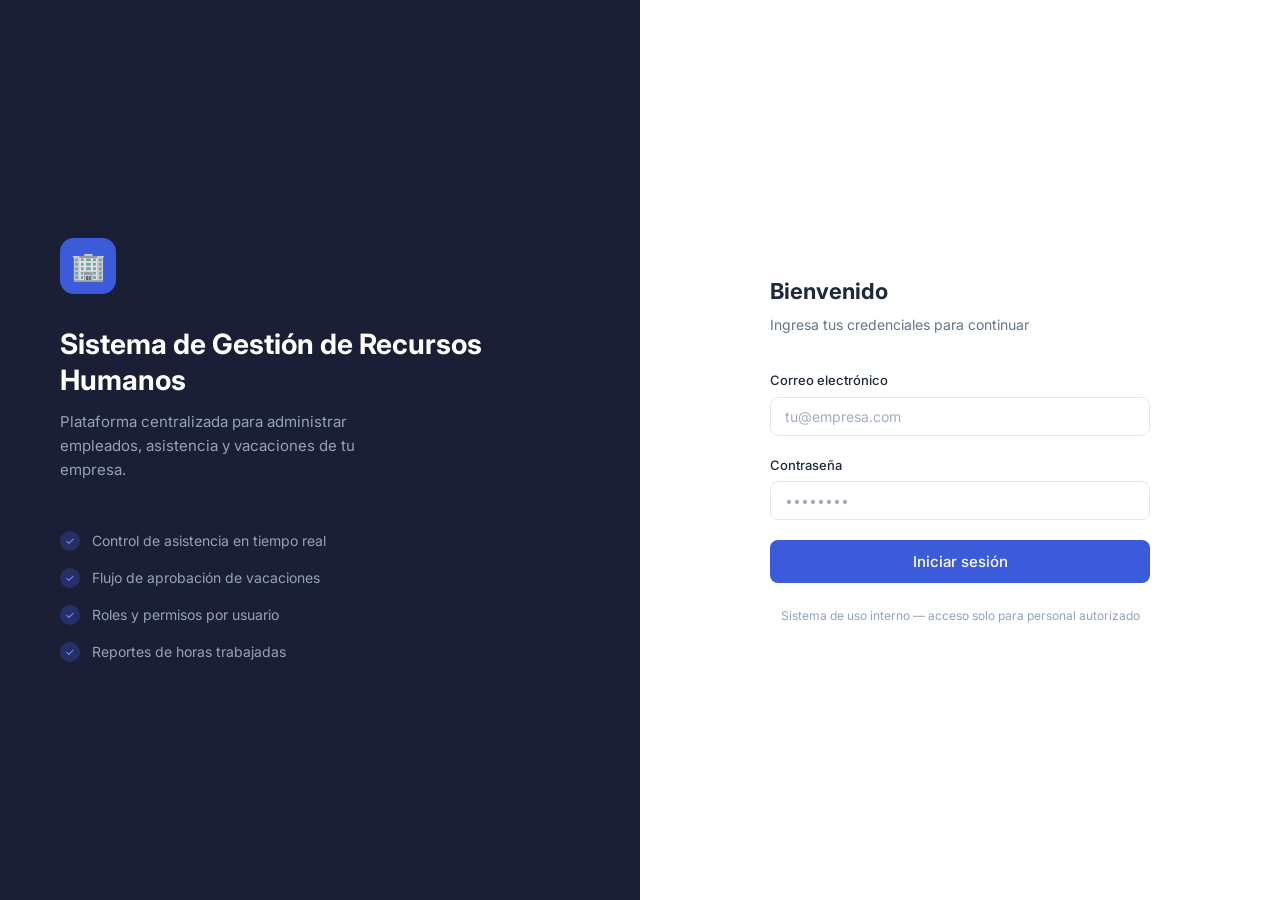
<file: frontend/index.html>
<!DOCTYPE html>
<html lang="es">
<head>
  <meta charset="UTF-8">
  <meta name="viewport" content="width=device-width, initial-scale=1.0">
  <title>RRHH Sistema — Iniciar sesión</title>
  <link rel="stylesheet" href="css/style.css">
</head>
<body>
  <div class="login-page">

    <!-- Panel izquierdo: marca -->
    <div class="login-brand">
      <div class="brand-icon">🏢</div>
      <h1>Sistema de Gestión de Recursos Humanos</h1>
      <p>Plataforma centralizada para administrar empleados, asistencia y vacaciones de tu empresa.</p>
      <div class="features">
        <div class="feature">Control de asistencia en tiempo real</div>
        <div class="feature">Flujo de aprobación de vacaciones</div>
        <div class="feature">Roles y permisos por usuario</div>
        <div class="feature">Reportes de horas trabajadas</div>
      </div>
    </div>

    <!-- Panel derecho: formulario -->
    <div class="login-form-side">
      <div class="login-form-container">
        <h2>Bienvenido</h2>
        <p class="subtitle">Ingresa tus credenciales para continuar</p>

        <div id="alert" class="alert alert-error"></div>

        <form id="loginForm">
          <div class="form-group">
            <label for="email">Correo electrónico</label>
            <input
              type="email"
              id="email"
              placeholder="tu@empresa.com"
              required
              autocomplete="email"
            >
          </div>

          <div class="form-group">
            <label for="password">Contraseña</label>
            <input
              type="password"
              id="password"
              placeholder="••••••••"
              required
              autocomplete="current-password"
            >
          </div>

          <button type="submit" class="btn btn-primary" id="submitBtn">
            Iniciar sesión
          </button>
        </form>

        <p style="margin-top: 24px; color: #94a3b8; font-size: 12px; text-align: center;">
          Sistema de uso interno — acceso solo para personal autorizado
        </p>
      </div>
    </div>

  </div>

  <script src="js/api.js"></script>
  <script src="js/login.js"></script>
</body>
</html>
</file>
<file: frontend/css/style.css>
/* ============================================
   SISTEMA DE GESTIÓN DE RRHH — CSS BASE
   ============================================ */

@import url('https://fonts.googleapis.com/css2?family=Inter:wght@400;500;600;700&display=swap');

/* Variables */
:root {
  --navy: #1a1f36;
  --navy-light: #252b4a;
  --blue: #3b5bdb;
  --blue-hover: #2f4ac0;
  --green: #2f9e44;
  --green-bg: #ebfbee;
  --red: #e03131;
  --red-bg: #fff5f5;
  --orange: #f08c00;
  --orange-bg: #fff9db;
  --gray-bg: #f4f6fa;
  --gray-border: #e2e8f0;
  --gray-text: #64748b;
  --text: #1e293b;
  --white: #ffffff;
  --sidebar-width: 240px;
  --header-height: 60px;
  --radius: 8px;
  --shadow: 0 1px 3px rgba(0,0,0,0.08);
  --shadow-md: 0 4px 12px rgba(0,0,0,0.1);
}

/* Reset */
*, *::before, *::after { box-sizing: border-box; margin: 0; padding: 0; }
body { font-family: 'Inter', sans-serif; color: var(--text); background: var(--gray-bg); font-size: 14px; line-height: 1.5; }
a { text-decoration: none; color: inherit; }
button { cursor: pointer; font-family: inherit; font-size: 14px; }
input, select, textarea { font-family: inherit; font-size: 14px; }
table { border-collapse: collapse; width: 100%; }

/* ============================================
   LOGIN PAGE
   ============================================ */
.login-page {
  min-height: 100vh;
  display: grid;
  grid-template-columns: 1fr 1fr;
}

.login-brand {
  background: var(--navy);
  display: flex;
  flex-direction: column;
  justify-content: center;
  align-items: flex-start;
  padding: 60px;
  color: var(--white);
}

.login-brand .brand-icon {
  width: 56px;
  height: 56px;
  background: var(--blue);
  border-radius: 14px;
  display: flex;
  align-items: center;
  justify-content: center;
  font-size: 28px;
  margin-bottom: 32px;
}

.login-brand h1 {
  font-size: 28px;
  font-weight: 700;
  line-height: 1.3;
  margin-bottom: 12px;
}

.login-brand p {
  color: #94a3b8;
  font-size: 15px;
  max-width: 320px;
  line-height: 1.6;
}

.login-brand .features {
  margin-top: 48px;
  display: flex;
  flex-direction: column;
  gap: 16px;
}

.login-brand .feature {
  display: flex;
  align-items: center;
  gap: 12px;
  color: #94a3b8;
  font-size: 14px;
}

.login-brand .feature::before {
  content: '✓';
  width: 20px;
  height: 20px;
  background: rgba(59, 91, 219, 0.3);
  border-radius: 50%;
  display: flex;
  align-items: center;
  justify-content: center;
  font-size: 11px;
  color: #7c9ef8;
  flex-shrink: 0;
}

.login-form-side {
  display: flex;
  align-items: center;
  justify-content: center;
  padding: 60px 40px;
  background: var(--white);
}

.login-form-container {
  width: 100%;
  max-width: 380px;
}

.login-form-container h2 {
  font-size: 22px;
  font-weight: 700;
  margin-bottom: 6px;
  color: var(--text);
}

.login-form-container .subtitle {
  color: var(--gray-text);
  margin-bottom: 36px;
  font-size: 14px;
}

/* ============================================
   FORMULARIOS
   ============================================ */
.form-group {
  margin-bottom: 20px;
}

.form-group label {
  display: block;
  font-weight: 500;
  margin-bottom: 6px;
  color: var(--text);
  font-size: 13px;
}

.form-group input,
.form-group select,
.form-group textarea {
  width: 100%;
  padding: 10px 14px;
  border: 1.5px solid var(--gray-border);
  border-radius: var(--radius);
  outline: none;
  transition: border-color 0.15s;
  background: var(--white);
  color: var(--text);
}

.form-group input:focus,
.form-group select:focus {
  border-color: var(--blue);
}

.form-group input::placeholder { color: #a0aec0; }

/* ============================================
   BOTONES
   ============================================ */
.btn {
  display: inline-flex;
  align-items: center;
  gap: 8px;
  padding: 10px 20px;
  border-radius: var(--radius);
  font-weight: 500;
  border: none;
  transition: background 0.15s, opacity 0.15s;
}

.btn-primary {
  background: var(--blue);
  color: var(--white);
  width: 100%;
  justify-content: center;
  padding: 12px;
  font-size: 15px;
}

.btn-primary:hover { background: var(--blue-hover); }
.btn-primary:disabled { opacity: 0.6; cursor: not-allowed; }

.btn-secondary {
  background: var(--gray-bg);
  color: var(--text);
  border: 1.5px solid var(--gray-border);
}

.btn-secondary:hover { background: #e9ecf0; }

.btn-danger {
  background: var(--red-bg);
  color: var(--red);
  border: 1.5px solid #fecaca;
}

.btn-success {
  background: var(--green-bg);
  color: var(--green);
  border: 1.5px solid #bbf7d0;
}

.btn-sm {
  padding: 6px 12px;
  font-size: 13px;
}

/* ============================================
   ALERTAS
   ============================================ */
.alert {
  padding: 12px 16px;
  border-radius: var(--radius);
  font-size: 13px;
  margin-bottom: 20px;
  display: none;
}

.alert.show { display: block; }
.alert-error { background: var(--red-bg); color: var(--red); border: 1px solid #fecaca; }
.alert-success { background: var(--green-bg); color: var(--green); border: 1px solid #bbf7d0; }

/* ============================================
   LAYOUT PRINCIPAL (SIDEBAR + CONTENIDO)
   ============================================ */
.app-layout {
  display: flex;
  min-height: 100vh;
}

/* Sidebar */
.sidebar {
  width: var(--sidebar-width);
  background: var(--navy);
  position: fixed;
  top: 0;
  left: 0;
  height: 100vh;
  display: flex;
  flex-direction: column;
  z-index: 100;
  overflow-y: auto;
}

.sidebar-logo {
  padding: 20px 24px;
  border-bottom: 1px solid var(--navy-light);
  display: flex;
  align-items: center;
  gap: 12px;
}

.sidebar-logo .logo-icon {
  width: 36px;
  height: 36px;
  background: var(--blue);
  border-radius: 8px;
  display: flex;
  align-items: center;
  justify-content: center;
  font-size: 18px;
  flex-shrink: 0;
}

.sidebar-logo span {
  color: var(--white);
  font-weight: 600;
  font-size: 15px;
  line-height: 1.2;
}

.sidebar-nav {
  padding: 16px 12px;
  flex: 1;
}

.nav-section-label {
  color: #475569;
  font-size: 11px;
  font-weight: 600;
  text-transform: uppercase;
  letter-spacing: 0.08em;
  padding: 0 12px;
  margin: 16px 0 6px;
}

.nav-item {
  display: flex;
  align-items: center;
  gap: 10px;
  padding: 9px 12px;
  border-radius: 6px;
  color: #94a3b8;
  font-size: 14px;
  font-weight: 500;
  cursor: pointer;
  transition: background 0.1s, color 0.1s;
  margin-bottom: 2px;
}

.nav-item:hover {
  background: var(--navy-light);
  color: var(--white);
}

.nav-item.active {
  background: var(--blue);
  color: var(--white);
}

.nav-item .nav-icon { font-size: 16px; width: 20px; text-align: center; }

.sidebar-footer {
  padding: 16px 12px;
  border-top: 1px solid var(--navy-light);
}

.user-info {
  display: flex;
  align-items: center;
  gap: 10px;
  padding: 8px 12px;
  border-radius: 6px;
}

.user-avatar {
  width: 32px;
  height: 32px;
  background: var(--blue);
  border-radius: 50%;
  display: flex;
  align-items: center;
  justify-content: center;
  color: var(--white);
  font-weight: 600;
  font-size: 13px;
  flex-shrink: 0;
}

.user-details { flex: 1; min-width: 0; }
.user-name { color: var(--white); font-size: 13px; font-weight: 500; white-space: nowrap; overflow: hidden; text-overflow: ellipsis; }
.user-role { color: #64748b; font-size: 11px; }

.btn-logout {
  background: none;
  border: none;
  color: #64748b;
  font-size: 16px;
  padding: 4px;
  border-radius: 4px;
  transition: color 0.1s;
}

.btn-logout:hover { color: var(--red); }

/* Contenido principal */
.main-content {
  margin-left: var(--sidebar-width);
  flex: 1;
  display: flex;
  flex-direction: column;
}

.page-header {
  background: var(--white);
  border-bottom: 1px solid var(--gray-border);
  padding: 20px 32px;
  display: flex;
  align-items: center;
  justify-content: space-between;
}

.page-header h1 {
  font-size: 20px;
  font-weight: 600;
}

.page-header p {
  color: var(--gray-text);
  font-size: 13px;
  margin-top: 2px;
}

.page-body {
  padding: 28px 32px;
  flex: 1;
}

/* ============================================
   DASHBOARD — CARDS DE RESUMEN
   ============================================ */
.stats-grid {
  display: grid;
  grid-template-columns: repeat(4, 1fr);
  gap: 20px;
  margin-bottom: 28px;
}

.stat-card {
  background: var(--white);
  border-radius: var(--radius);
  padding: 20px;
  box-shadow: var(--shadow);
  border: 1px solid var(--gray-border);
}

.stat-card .stat-label {
  color: var(--gray-text);
  font-size: 12px;
  font-weight: 500;
  text-transform: uppercase;
  letter-spacing: 0.05em;
  margin-bottom: 10px;
}

.stat-card .stat-value {
  font-size: 30px;
  font-weight: 700;
  color: var(--text);
  line-height: 1;
  margin-bottom: 6px;
}

.stat-card .stat-sub {
  color: var(--gray-text);
  font-size: 12px;
}

.stat-card .stat-icon {
  float: right;
  font-size: 28px;
  opacity: 0.15;
  margin-top: -32px;
}

/* ============================================
   TABLAS
   ============================================ */
.table-container {
  background: var(--white);
  border-radius: var(--radius);
  border: 1px solid var(--gray-border);
  box-shadow: var(--shadow);
  overflow: hidden;
}

.table-header {
  padding: 16px 20px;
  border-bottom: 1px solid var(--gray-border);
  display: flex;
  align-items: center;
  justify-content: space-between;
}

.table-header h2 {
  font-size: 15px;
  font-weight: 600;
}

.table-header .table-actions {
  display: flex;
  gap: 10px;
  align-items: center;
}

.search-input {
  padding: 7px 12px;
  border: 1.5px solid var(--gray-border);
  border-radius: 6px;
  outline: none;
  width: 220px;
  font-size: 13px;
}

.search-input:focus { border-color: var(--blue); }

table th {
  background: var(--gray-bg);
  padding: 10px 16px;
  text-align: left;
  font-size: 12px;
  font-weight: 600;
  color: var(--gray-text);
  text-transform: uppercase;
  letter-spacing: 0.04em;
  border-bottom: 1px solid var(--gray-border);
}

table td {
  padding: 12px 16px;
  border-bottom: 1px solid var(--gray-border);
  font-size: 13px;
  color: var(--text);
}

table tr:last-child td { border-bottom: none; }
table tr:hover td { background: var(--gray-bg); }

/* ============================================
   BADGES DE ESTADO
   ============================================ */
.badge {
  display: inline-flex;
  align-items: center;
  padding: 3px 10px;
  border-radius: 20px;
  font-size: 12px;
  font-weight: 500;
}

.badge-green { background: var(--green-bg); color: var(--green); }
.badge-red { background: var(--red-bg); color: var(--red); }
.badge-orange { background: var(--orange-bg); color: var(--orange); }
.badge-blue { background: #eff6ff; color: var(--blue); }
.badge-gray { background: #f1f5f9; color: #64748b; }

/* ============================================
   MODAL
   ============================================ */
.modal-overlay {
  position: fixed;
  inset: 0;
  background: rgba(0,0,0,0.4);
  z-index: 200;
  display: none;
  align-items: center;
  justify-content: center;
}

.modal-overlay.show { display: flex; }

.modal {
  background: var(--white);
  border-radius: 12px;
  width: 100%;
  max-width: 500px;
  max-height: 90vh;
  overflow-y: auto;
  box-shadow: var(--shadow-md);
}

.modal-header {
  padding: 20px 24px 16px;
  border-bottom: 1px solid var(--gray-border);
  display: flex;
  align-items: center;
  justify-content: space-between;
}

.modal-header h3 { font-size: 16px; font-weight: 600; }

.btn-close {
  background: none;
  border: none;
  font-size: 20px;
  color: var(--gray-text);
  line-height: 1;
  padding: 2px;
}

.btn-close:hover { color: var(--text); }

.modal-body { padding: 20px 24px; }
.modal-footer {
  padding: 16px 24px;
  border-top: 1px solid var(--gray-border);
  display: flex;
  justify-content: flex-end;
  gap: 10px;
}

/* ============================================
   ESTADO VACÍO
   ============================================ */
.empty-state {
  text-align: center;
  padding: 60px 20px;
  color: var(--gray-text);
}

.empty-state .empty-icon { font-size: 40px; margin-bottom: 12px; opacity: 0.4; }
.empty-state p { font-size: 14px; }

/* ============================================
   LOADING
   ============================================ */
.loading {
  display: flex;
  align-items: center;
  justify-content: center;
  padding: 40px;
  color: var(--gray-text);
  gap: 10px;
}

.spinner {
  width: 20px;
  height: 20px;
  border: 2px solid var(--gray-border);
  border-top-color: var(--blue);
  border-radius: 50%;
  animation: spin 0.6s linear infinite;
}

@keyframes spin { to { transform: rotate(360deg); } }

/* ============================================
   RESPONSIVE
   ============================================ */
@media (max-width: 768px) {
  .login-page { grid-template-columns: 1fr; }
  .login-brand { display: none; }
  .stats-grid { grid-template-columns: repeat(2, 1fr); }
  .sidebar { transform: translateX(-100%); }
  .main-content { margin-left: 0; }
}
</file>
